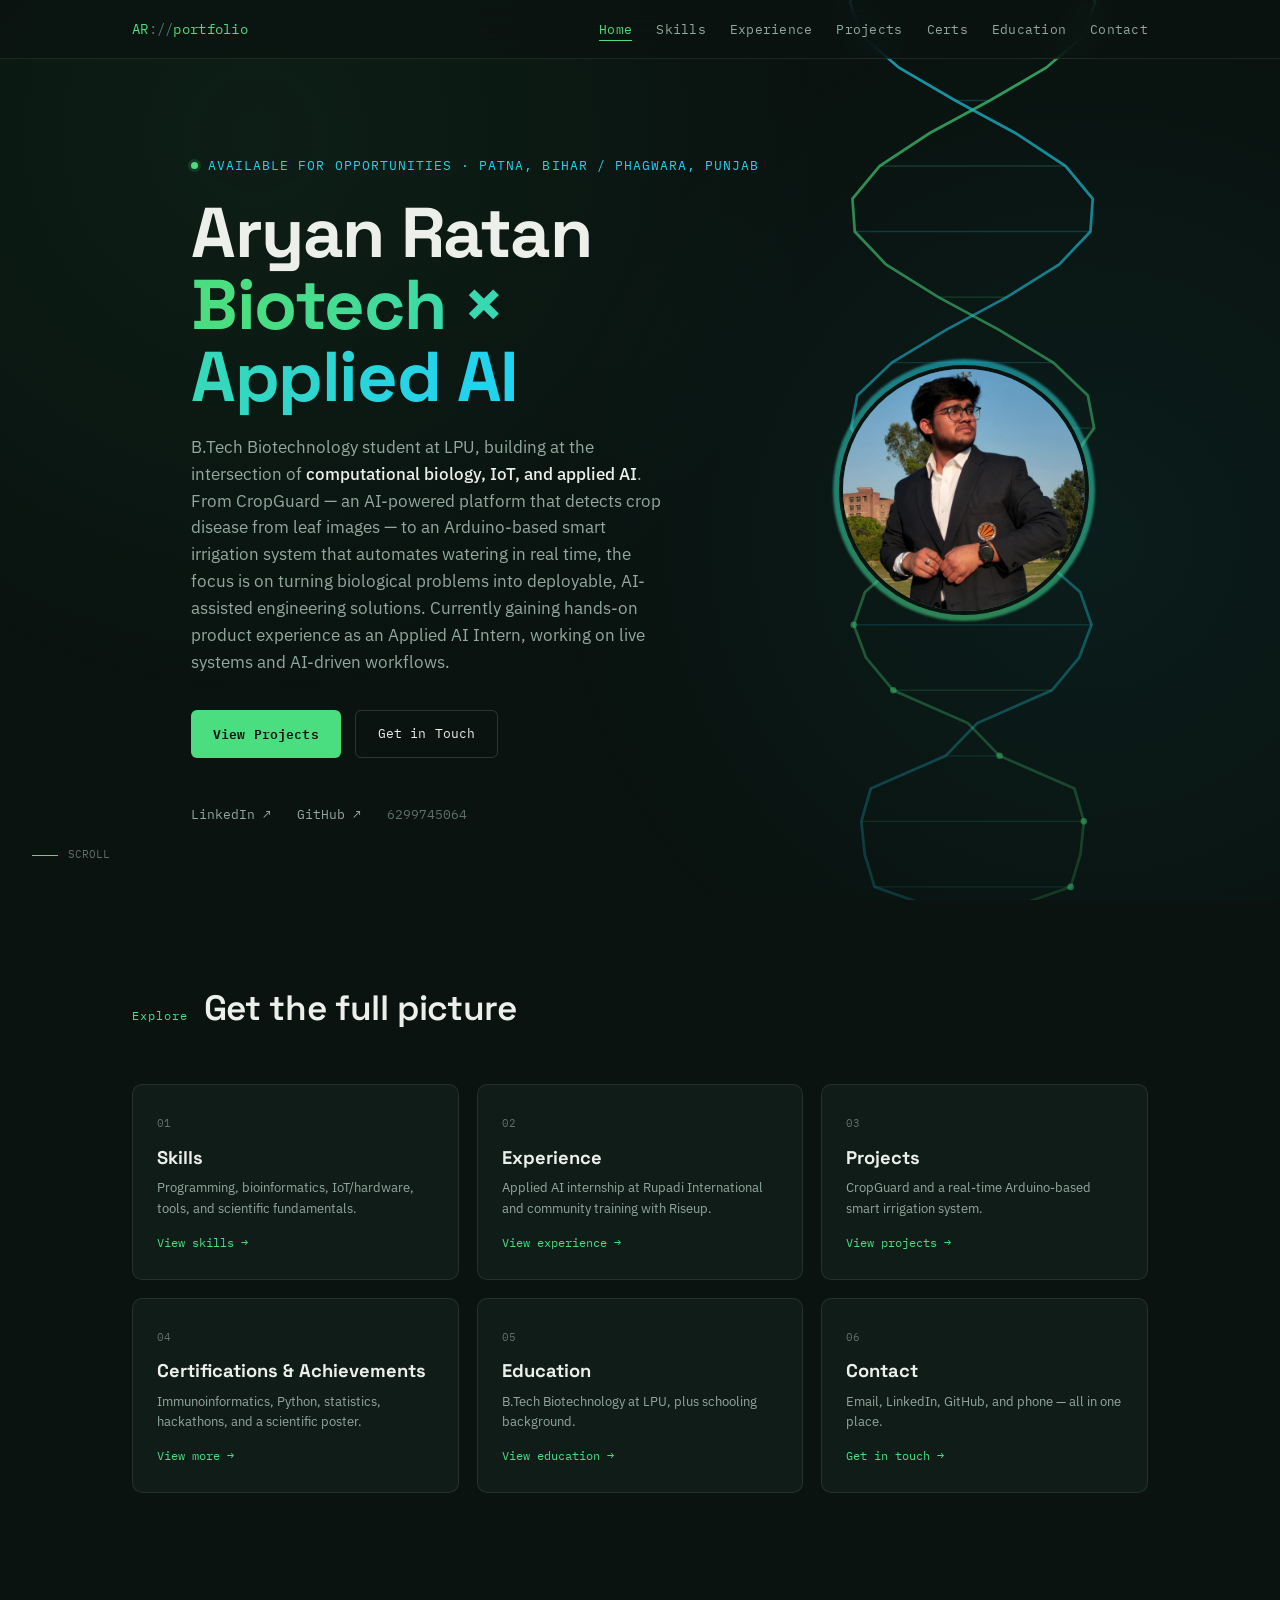
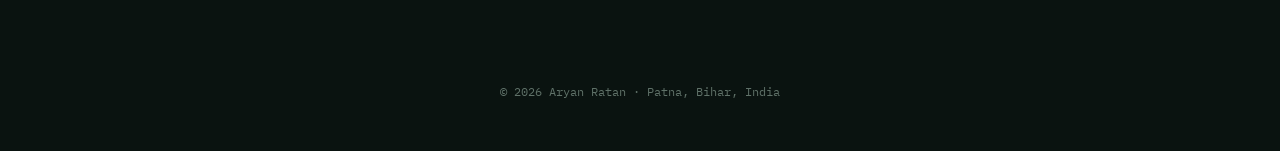
<file: index.html>
<!DOCTYPE html>
<html lang="en">
<head>
<meta charset="UTF-8" />
<meta name="viewport" content="width=device-width, initial-scale=1.0" />
<title>Aryan Ratan — Biotech × Applied AI</title>
<link rel="preconnect" href="https://fonts.googleapis.com">
<link rel="preconnect" href="https://fonts.gstatic.com" crossorigin>
<link href="https://fonts.googleapis.com/css2?family=Space+Grotesk:wght@400;500;600;700&family=IBM+Plex+Sans:wght@400;500;600&family=IBM+Plex+Mono:wght@400;500&display=swap" rel="stylesheet">
<link rel="stylesheet" href="assets/style.css">
</head>
<body>

<nav>
  <div class="nav-inner">
    <div class="nav-logo">AR<span>://</span>portfolio</div>
    <button class="nav-toggle">MENU</button>
    <ul class="nav-links">
      <li><a href="index.html" class="active">Home</a></li>
      <li><a href="skills.html">Skills</a></li>
      <li><a href="experience.html">Experience</a></li>
      <li><a href="projects.html">Projects</a></li>
      <li><a href="certifications.html">Certs</a></li>
      <li><a href="education.html">Education</a></li>
      <li><a href="contact.html">Contact</a></li>
    </ul>
  </div>
</nav>

<header class="hero">
  <svg class="helix-field" viewBox="0 0 600 800" preserveAspectRatio="xMidYMid slice" xmlns="http://www.w3.org/2000/svg" aria-hidden="true">
    <defs>
      <linearGradient id="strandA" x1="0" y1="0" x2="0" y2="1">
        <stop offset="0%" stop-color="#4ade80" stop-opacity="0.9"/>
        <stop offset="100%" stop-color="#4ade80" stop-opacity="0.15"/>
      </linearGradient>
      <linearGradient id="strandB" x1="0" y1="0" x2="0" y2="1">
        <stop offset="0%" stop-color="#22d3ee" stop-opacity="0.9"/>
        <stop offset="100%" stop-color="#22d3ee" stop-opacity="0.15"/>
      </linearGradient>
    </defs>
    <g id="helixGroup"></g>
  </svg>

  <div class="wrap">
    <div class="hero-grid">
      <div class="hero-content">
        <div class="eyebrow">Available for opportunities · Patna, Bihar / Phagwara, Punjab</div>
        <h1 class="name">Aryan Ratan<br/><span class="accent">Biotech × Applied&nbsp;AI</span></h1>
        <p class="hero-sub">
          B.Tech Biotechnology student at LPU, building at the intersection of
<strong>computational biology, IoT, and applied AI</strong>. From CropGuard — an AI-powered
platform that detects crop disease from leaf images — to an Arduino-based
smart irrigation system that automates watering in real time, the focus is
on turning biological problems into deployable, AI-assisted engineering
solutions. Currently gaining hands-on product experience as an Applied AI
Intern, working on live systems and AI-driven workflows.
        </p>
        <div class="hero-cta">
          <a class="btn btn-primary" href="projects.html">View Projects</a>
          <a class="btn btn-ghost" href="mailto:aryanratan229@gmail.com">Get in Touch</a>
        </div>
        <div class="hero-meta">
          <a href="https://www.linkedin.com/in/aryan-ratan-b54090380" target="_blank" rel="noopener">LinkedIn ↗</a>
          <a href="https://github.com/aryanRatan" target="_blank" rel="noopener">GitHub ↗</a>
          <span>6299745064</span>
        </div>
      </div>
      <div class="hero-portrait">
        <img src="assets/profile.jpg" alt="Aryan Ratan" />
      </div>
    </div>
  </div>

  <div class="scroll-cue"><div class="line"></div>SCROLL</div>
</header>

<section id="map">
  <div class="wrap">
    <div class="section-head reveal">
      <span class="section-tag">Explore</span>
      <h2 class="section-title">Get the full picture</h2>
    </div>
    <div class="map-grid">
      <a class="map-card reveal" href="skills.html">
        <span class="tag">01</span>
        <h3>Skills</h3>
        <p>Programming, bioinformatics, IoT/hardware, tools, and scientific fundamentals.</p>
        <span class="go">View skills →</span>
      </a>
      <a class="map-card reveal" href="experience.html">
        <span class="tag">02</span>
        <h3>Experience</h3>
        <p>Applied AI internship at Rupadi International and community training with Riseup.</p>
        <span class="go">View experience →</span>
      </a>
      <a class="map-card reveal" href="projects.html">
        <span class="tag">03</span>
        <h3>Projects</h3>
        <p>CropGuard and a real-time Arduino-based smart irrigation system.</p>
        <span class="go">View projects →</span>
      </a>
      <a class="map-card reveal" href="certifications.html">
        <span class="tag">04</span>
        <h3>Certifications &amp; Achievements</h3>
        <p>Immunoinformatics, Python, statistics, hackathons, and a scientific poster.</p>
        <span class="go">View more →</span>
      </a>
      <a class="map-card reveal" href="education.html">
        <span class="tag">05</span>
        <h3>Education</h3>
        <p>B.Tech Biotechnology at LPU, plus schooling background.</p>
        <span class="go">View education →</span>
      </a>
      <a class="map-card reveal" href="contact.html">
        <span class="tag">06</span>
        <h3>Contact</h3>
        <p>Email, LinkedIn, GitHub, and phone — all in one place.</p>
        <span class="go">Get in touch →</span>
      </a>
    </div>
  </div>
</section>

<footer class="site-footer">
  <div class="wrap">
    <p class="copyright">© 2026 Aryan Ratan · Patna, Bihar, India</p>
  </div>
</footer>

<script src="assets/helix.js"></script>
<script src="assets/main.js"></script>
</body>
</html>
</file>
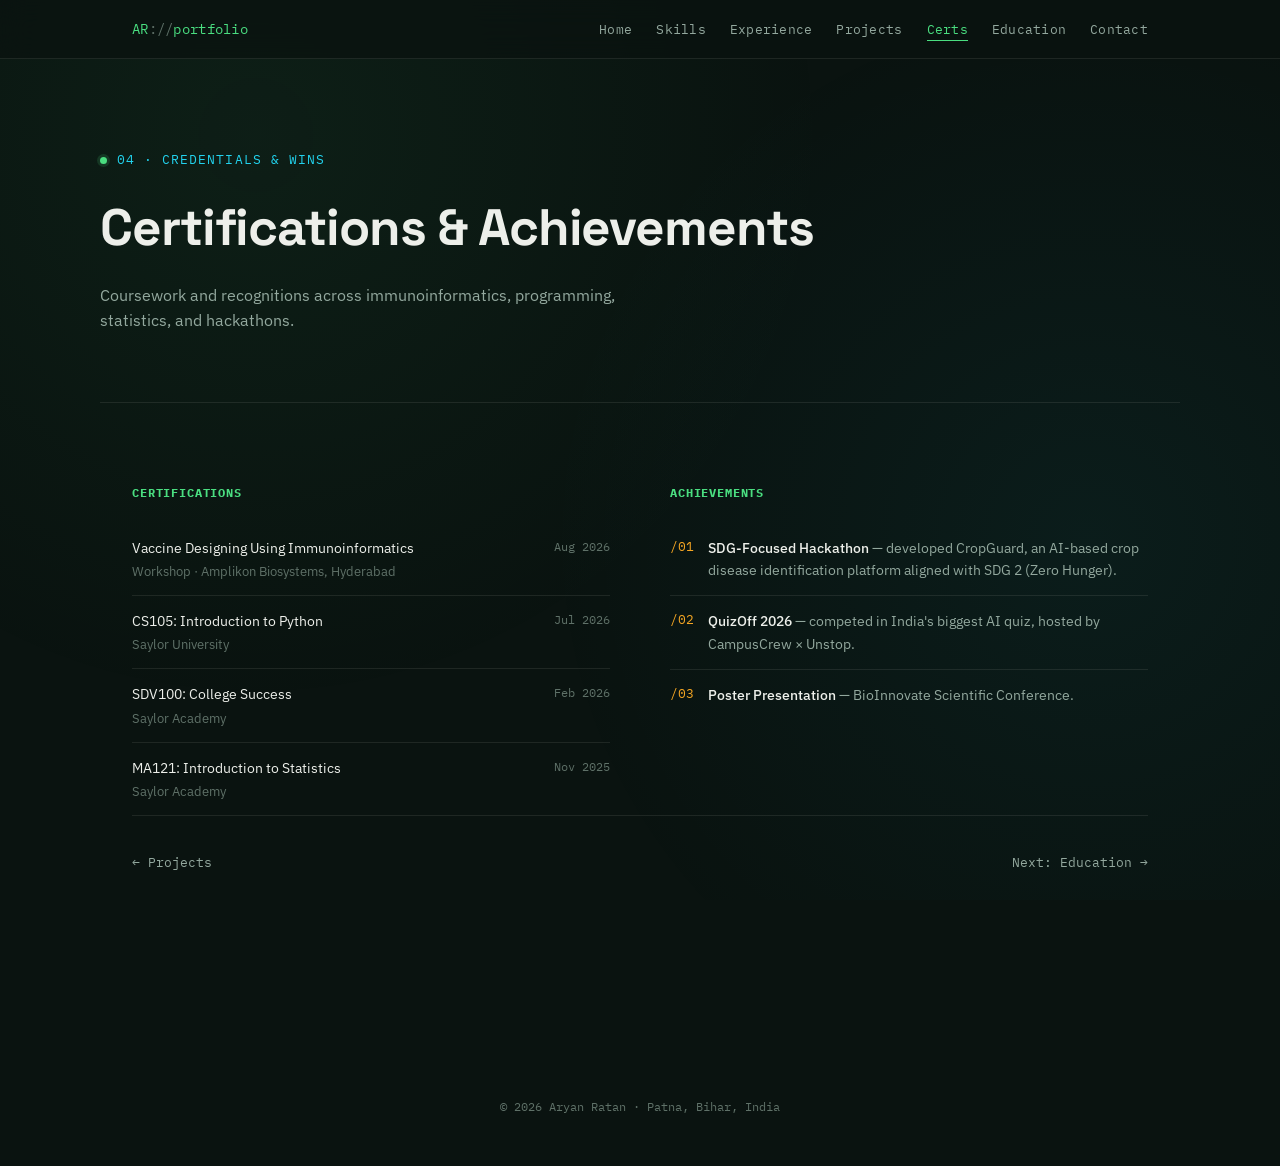
<file: certifications.html>
<!DOCTYPE html>
<html lang="en">
<head>
<meta charset="UTF-8" />
<meta name="viewport" content="width=device-width, initial-scale=1.0" />
<title>Certifications &amp; Achievements — Aryan Ratan</title>
<link rel="preconnect" href="https://fonts.googleapis.com">
<link rel="preconnect" href="https://fonts.gstatic.com" crossorigin>
<link href="https://fonts.googleapis.com/css2?family=Space+Grotesk:wght@400;500;600;700&family=IBM+Plex+Sans:wght@400;500;600&family=IBM+Plex+Mono:wght@400;500&display=swap" rel="stylesheet">
<link rel="stylesheet" href="assets/style.css">
</head>
<body>

<nav>
  <div class="nav-inner">
    <div class="nav-logo">AR<span>://</span>portfolio</div>
    <button class="nav-toggle">MENU</button>
    <ul class="nav-links">
      <li><a href="index.html">Home</a></li>
      <li><a href="skills.html">Skills</a></li>
      <li><a href="experience.html">Experience</a></li>
      <li><a href="projects.html">Projects</a></li>
      <li><a href="certifications.html" class="active">Certs</a></li>
      <li><a href="education.html">Education</a></li>
      <li><a href="contact.html">Contact</a></li>
    </ul>
  </div>
</nav>

<div class="page-header wrap">
  <div class="eyebrow">04 · Credentials &amp; Wins</div>
  <h1>Certifications &amp; Achievements</h1>
  <p>Coursework and recognitions across immunoinformatics, programming, statistics, and hackathons.</p>
</div>

<section id="certifications">
  <div class="wrap">
    <div class="two-col">
      <div class="list-block reveal">
        <h3>Certifications</h3>
        <div class="cert-item">
          <div>
            <div class="cert-name">Vaccine Designing Using Immunoinformatics</div>
            <div class="cert-issuer">Workshop · Amplikon Biosystems, Hyderabad</div>
          </div>
          <span class="cert-date">Aug 2026</span>
        </div>
        <div class="cert-item">
          <div>
            <div class="cert-name">CS105: Introduction to Python</div>
            <div class="cert-issuer">Saylor University</div>
          </div>
          <span class="cert-date">Jul 2026</span>
        </div>
        <div class="cert-item">
          <div>
            <div class="cert-name">SDV100: College Success</div>
            <div class="cert-issuer">Saylor Academy</div>
          </div>
          <span class="cert-date">Feb 2026</span>
        </div>
        <div class="cert-item">
          <div>
            <div class="cert-name">MA121: Introduction to Statistics</div>
            <div class="cert-issuer">Saylor Academy</div>
          </div>
          <span class="cert-date">Nov 2025</span>
        </div>
      </div>

      <div class="list-block reveal">
        <h3>Achievements</h3>
        <div class="ach-item">
          <span class="mark">/01</span>
          <p><strong>SDG-Focused Hackathon</strong> — developed CropGuard, an AI-based crop disease identification platform aligned with SDG 2 (Zero Hunger).</p>
        </div>
        <div class="ach-item">
          <span class="mark">/02</span>
          <p><strong>QuizOff 2026</strong> — competed in India's biggest AI quiz, hosted by CampusCrew × Unstop.</p>
        </div>
        <div class="ach-item">
          <span class="mark">/03</span>
          <p><strong>Poster Presentation</strong> — BioInnovate Scientific Conference.</p>
        </div>
      </div>
    </div>

    <div class="page-nav">
      <a href="projects.html">← Projects</a>
      <a class="next" href="education.html">Next: Education →</a>
    </div>
  </div>
</section>

<footer class="site-footer">
  <div class="wrap">
    <p class="copyright">© 2026 Aryan Ratan · Patna, Bihar, India</p>
  </div>
</footer>

<script src="assets/main.js"></script>
</body>
</html>
</file>
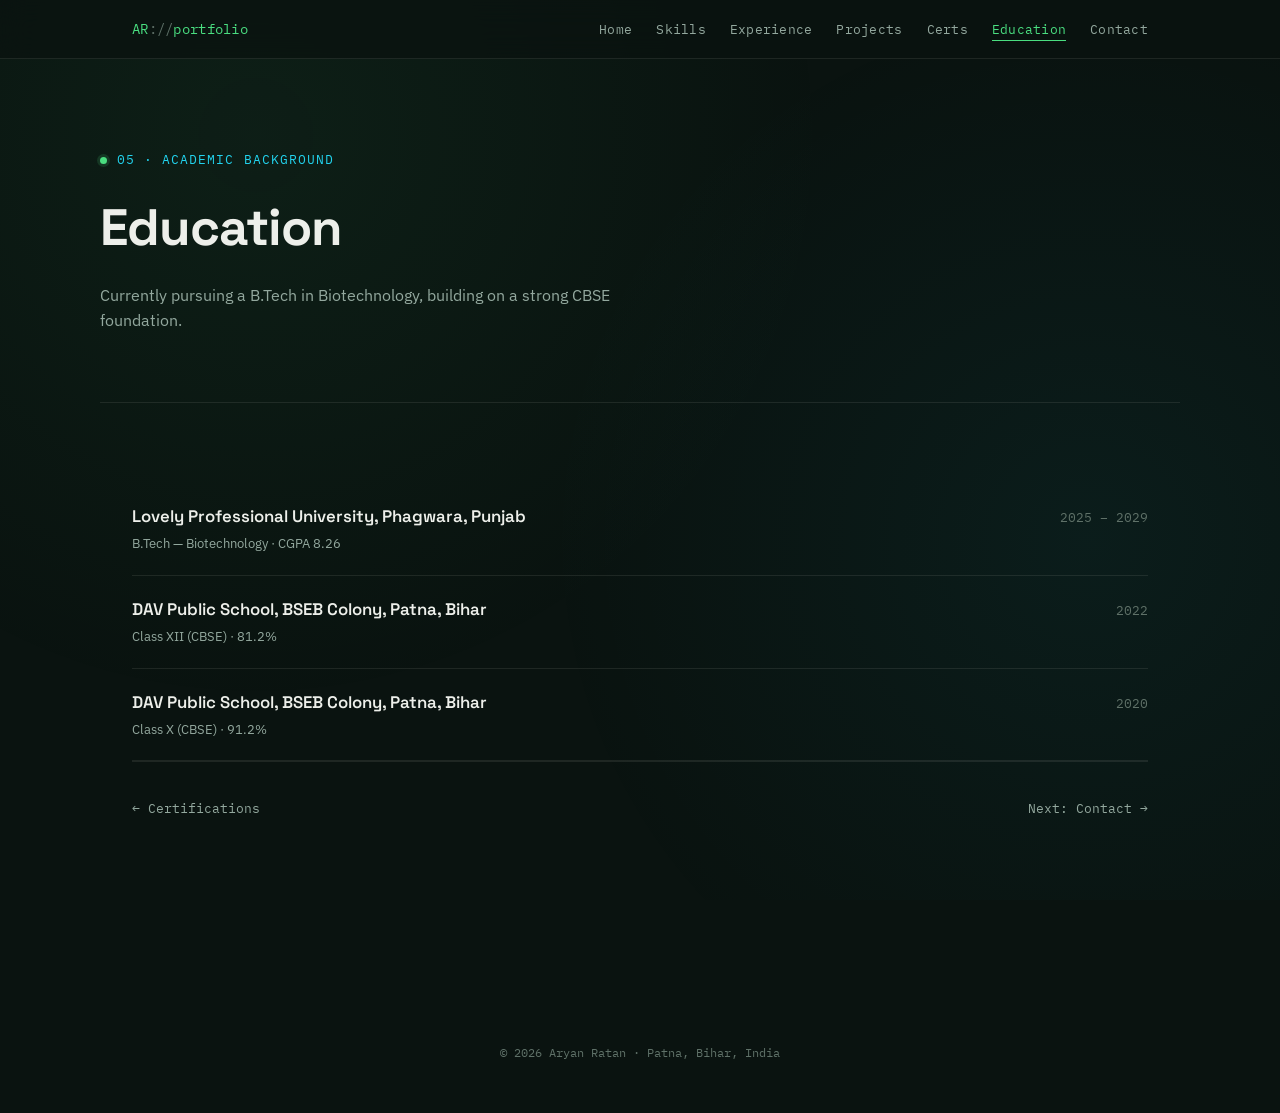
<file: education.html>
<!DOCTYPE html>
<html lang="en">
<head>
<meta charset="UTF-8" />
<meta name="viewport" content="width=device-width, initial-scale=1.0" />
<title>Education — Aryan Ratan</title>
<link rel="preconnect" href="https://fonts.googleapis.com">
<link rel="preconnect" href="https://fonts.gstatic.com" crossorigin>
<link href="https://fonts.googleapis.com/css2?family=Space+Grotesk:wght@400;500;600;700&family=IBM+Plex+Sans:wght@400;500;600&family=IBM+Plex+Mono:wght@400;500&display=swap" rel="stylesheet">
<link rel="stylesheet" href="assets/style.css">
</head>
<body>

<nav>
  <div class="nav-inner">
    <div class="nav-logo">AR<span>://</span>portfolio</div>
    <button class="nav-toggle">MENU</button>
    <ul class="nav-links">
      <li><a href="index.html">Home</a></li>
      <li><a href="skills.html">Skills</a></li>
      <li><a href="experience.html">Experience</a></li>
      <li><a href="projects.html">Projects</a></li>
      <li><a href="certifications.html">Certs</a></li>
      <li><a href="education.html" class="active">Education</a></li>
      <li><a href="contact.html">Contact</a></li>
    </ul>
  </div>
</nav>

<div class="page-header wrap">
  <div class="eyebrow">05 · Academic Background</div>
  <h1>Education</h1>
  <p>Currently pursuing a B.Tech in Biotechnology, building on a strong CBSE foundation.</p>
</div>

<section id="education">
  <div class="wrap reveal">
    <div class="edu-item">
      <div>
        <div class="edu-name">Lovely Professional University, Phagwara, Punjab</div>
        <div class="edu-detail">B.Tech — Biotechnology · CGPA 8.26</div>
      </div>
      <span class="edu-year">2025 – 2029</span>
    </div>
    <div class="edu-item">
      <div>
        <div class="edu-name">DAV Public School, BSEB Colony, Patna, Bihar</div>
        <div class="edu-detail">Class XII (CBSE) · 81.2%</div>
      </div>
      <span class="edu-year">2022</span>
    </div>
    <div class="edu-item">
      <div>
        <div class="edu-name">DAV Public School, BSEB Colony, Patna, Bihar</div>
        <div class="edu-detail">Class X (CBSE) · 91.2%</div>
      </div>
      <span class="edu-year">2020</span>
    </div>

    <div class="page-nav">
      <a href="certifications.html">← Certifications</a>
      <a class="next" href="contact.html">Next: Contact →</a>
    </div>
  </div>
</section>

<footer class="site-footer">
  <div class="wrap">
    <p class="copyright">© 2026 Aryan Ratan · Patna, Bihar, India</p>
  </div>
</footer>

<script src="assets/main.js"></script>
</body>
</html>
</file>
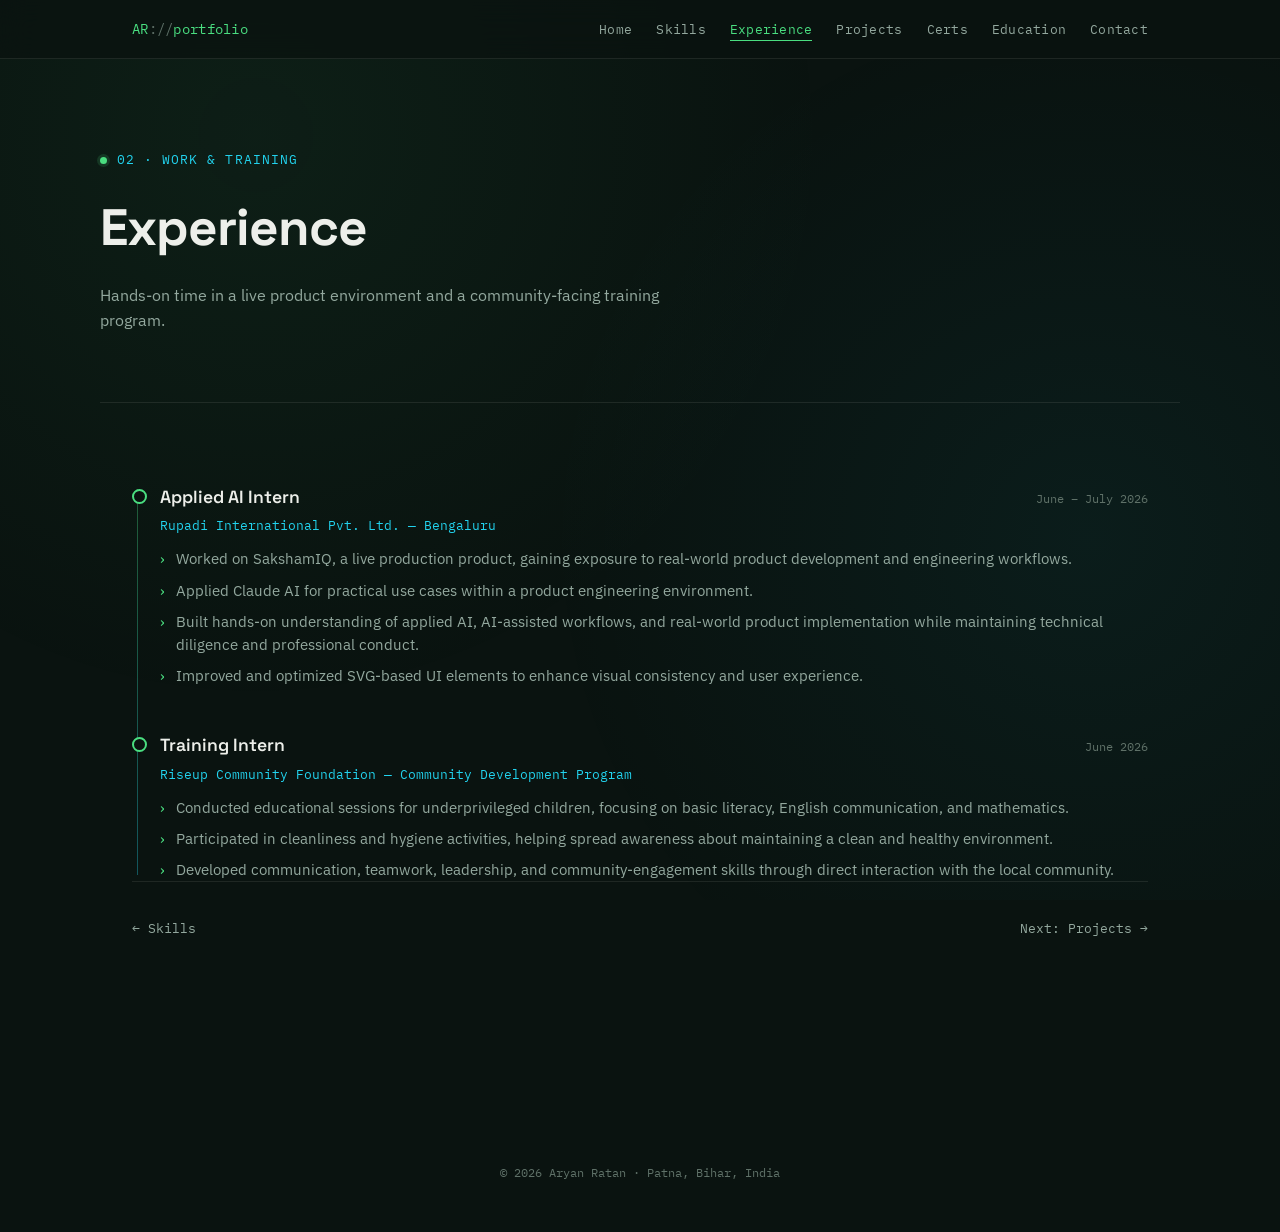
<file: experience.html>
<!DOCTYPE html>
<html lang="en">
<head>
<meta charset="UTF-8" />
<meta name="viewport" content="width=device-width, initial-scale=1.0" />
<title>Experience — Aryan Ratan</title>
<link rel="preconnect" href="https://fonts.googleapis.com">
<link rel="preconnect" href="https://fonts.gstatic.com" crossorigin>
<link href="https://fonts.googleapis.com/css2?family=Space+Grotesk:wght@400;500;600;700&family=IBM+Plex+Sans:wght@400;500;600&family=IBM+Plex+Mono:wght@400;500&display=swap" rel="stylesheet">
<link rel="stylesheet" href="assets/style.css">
</head>
<body>

<nav>
  <div class="nav-inner">
    <div class="nav-logo">AR<span>://</span>portfolio</div>
    <button class="nav-toggle">MENU</button>
    <ul class="nav-links">
      <li><a href="index.html">Home</a></li>
      <li><a href="skills.html">Skills</a></li>
      <li><a href="experience.html" class="active">Experience</a></li>
      <li><a href="projects.html">Projects</a></li>
      <li><a href="certifications.html">Certs</a></li>
      <li><a href="education.html">Education</a></li>
      <li><a href="contact.html">Contact</a></li>
    </ul>
  </div>
</nav>

<div class="page-header wrap">
  <div class="eyebrow">02 · Work &amp; Training</div>
  <h1>Experience</h1>
  <p>Hands-on time in a live product environment and a community-facing training program.</p>
</div>

<section id="experience">
  <div class="wrap">
    <div class="timeline reveal">

      <div class="tl-item">
        <div class="tl-head">
          <span class="tl-role">Applied AI Intern</span>
          <span class="tl-date">June – July 2026</span>
        </div>
        <div class="tl-org">Rupadi International Pvt. Ltd. — Bengaluru</div>
        <ul>
          <li>Worked on SakshamIQ, a live production product, gaining exposure to real-world product development and engineering workflows.</li>
          <li>Applied Claude AI for practical use cases within a product engineering environment.</li>
          <li>Built hands-on understanding of applied AI, AI-assisted workflows, and real-world product implementation while maintaining technical diligence and professional conduct.</li>
          <li>Improved and optimized SVG-based UI elements to enhance visual consistency and user experience.</li>
        </ul>
      </div>

      <div class="tl-item">
        <div class="tl-head">
          <span class="tl-role">Training Intern</span>
          <span class="tl-date">June 2026</span>
        </div>
        <div class="tl-org">Riseup Community Foundation — Community Development Program</div>
        <ul>
          <li>Conducted educational sessions for underprivileged children, focusing on basic literacy, English communication, and mathematics.</li>
          <li>Participated in cleanliness and hygiene activities, helping spread awareness about maintaining a clean and healthy environment.</li>
          <li>Developed communication, teamwork, leadership, and community-engagement skills through direct interaction with the local community.</li>
        </ul>
      </div>

    </div>

    <div class="page-nav">
      <a href="skills.html">← Skills</a>
      <a class="next" href="projects.html">Next: Projects →</a>
    </div>
  </div>
</section>

<footer class="site-footer">
  <div class="wrap">
    <p class="copyright">© 2026 Aryan Ratan · Patna, Bihar, India</p>
  </div>
</footer>

<script src="assets/main.js"></script>
</body>
</html>
</file>
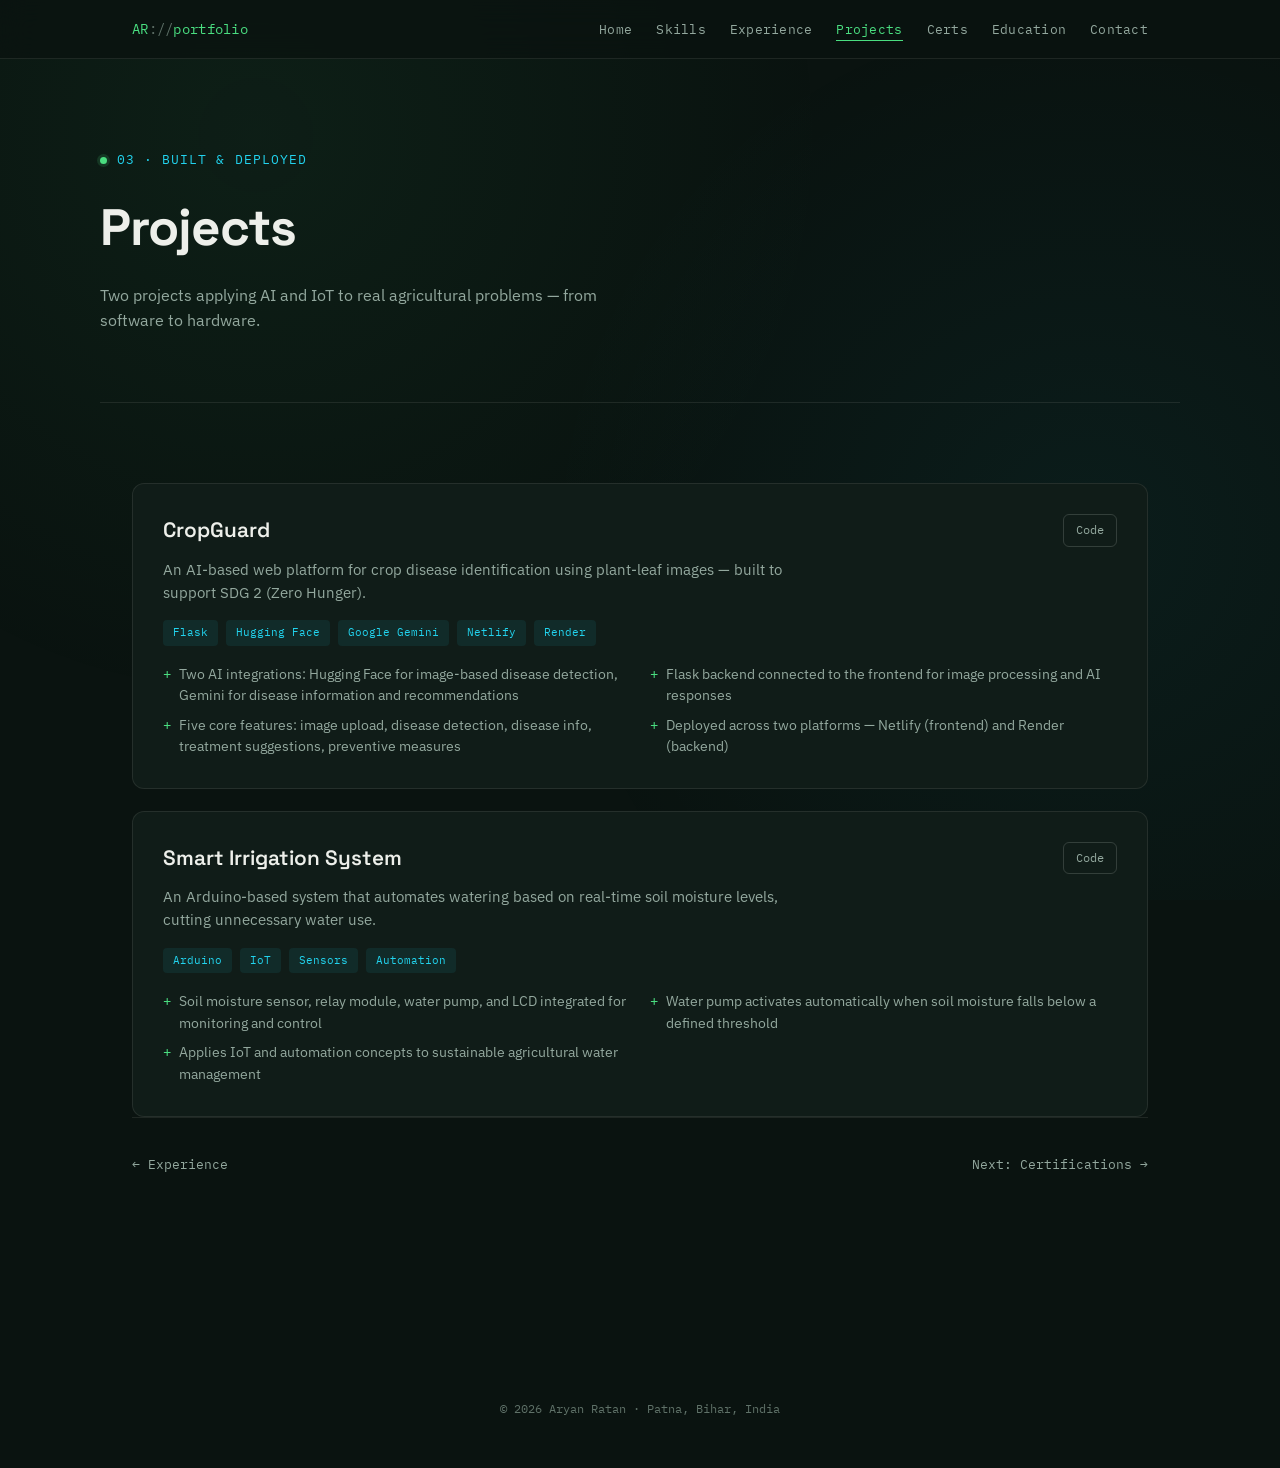
<file: projects.html>
<!DOCTYPE html>
<html lang="en">
<head>
<meta charset="UTF-8" />
<meta name="viewport" content="width=device-width, initial-scale=1.0" />
<title>Projects — Aryan Ratan</title>
<link rel="preconnect" href="https://fonts.googleapis.com">
<link rel="preconnect" href="https://fonts.gstatic.com" crossorigin>
<link href="https://fonts.googleapis.com/css2?family=Space+Grotesk:wght@400;500;600;700&family=IBM+Plex+Sans:wght@400;500;600&family=IBM+Plex+Mono:wght@400;500&display=swap" rel="stylesheet">
<link rel="stylesheet" href="assets/style.css">
</head>
<body>

<nav>
  <div class="nav-inner">
    <div class="nav-logo">AR<span>://</span>portfolio</div>
    <button class="nav-toggle">MENU</button>
    <ul class="nav-links">
      <li><a href="index.html">Home</a></li>
      <li><a href="skills.html">Skills</a></li>
      <li><a href="experience.html">Experience</a></li>
      <li><a href="projects.html" class="active">Projects</a></li>
      <li><a href="certifications.html">Certs</a></li>
      <li><a href="education.html">Education</a></li>
      <li><a href="contact.html">Contact</a></li>
    </ul>
  </div>
</nav>

<div class="page-header wrap">
  <div class="eyebrow">03 · Built &amp; Deployed</div>
  <h1>Projects</h1>
  <p>Two projects applying AI and IoT to real agricultural problems — from software to hardware.</p>
</div>

<section id="projects">
  <div class="wrap">
    <div class="project-grid">

      <div class="project-card reveal">
        <div class="proj-head">
          <span class="proj-title">CropGuard</span>
          <div class="proj-links">
            <a href="https://github.com/aryanRatan" target="_blank" rel="noopener">Code</a>
          </div>
        </div>
        <p class="proj-desc">An AI-based web platform for crop disease identification using plant-leaf images — built to support SDG 2 (Zero Hunger).</p>
        <div class="proj-tags">
          <span>Flask</span><span>Hugging Face</span><span>Google Gemini</span><span>Netlify</span><span>Render</span>
        </div>
        <ul class="proj-features">
          <li>Two AI integrations: Hugging Face for image-based disease detection, Gemini for disease information and recommendations</li>
          <li>Flask backend connected to the frontend for image processing and AI responses</li>
          <li>Five core features: image upload, disease detection, disease info, treatment suggestions, preventive measures</li>
          <li>Deployed across two platforms — Netlify (frontend) and Render (backend)</li>
        </ul>
      </div>

      <div class="project-card reveal">
        <div class="proj-head">
          <span class="proj-title">Smart Irrigation System</span>
          <div class="proj-links">
            <a href="https://github.com/aryanRatan" target="_blank" rel="noopener">Code</a>
          </div>
        </div>
        <p class="proj-desc">An Arduino-based system that automates watering based on real-time soil moisture levels, cutting unnecessary water use.</p>
        <div class="proj-tags">
          <span>Arduino</span><span>IoT</span><span>Sensors</span><span>Automation</span>
        </div>
        <ul class="proj-features">
          <li>Soil moisture sensor, relay module, water pump, and LCD integrated for monitoring and control</li>
          <li>Water pump activates automatically when soil moisture falls below a defined threshold</li>
          <li>Applies IoT and automation concepts to sustainable agricultural water management</li>
        </ul>
      </div>

    </div>

    <div class="page-nav">
      <a href="experience.html">← Experience</a>
      <a class="next" href="certifications.html">Next: Certifications →</a>
    </div>
  </div>
</section>

<footer class="site-footer">
  <div class="wrap">
    <p class="copyright">© 2026 Aryan Ratan · Patna, Bihar, India</p>
  </div>
</footer>

<script src="assets/main.js"></script>
</body>
</html>
</file>
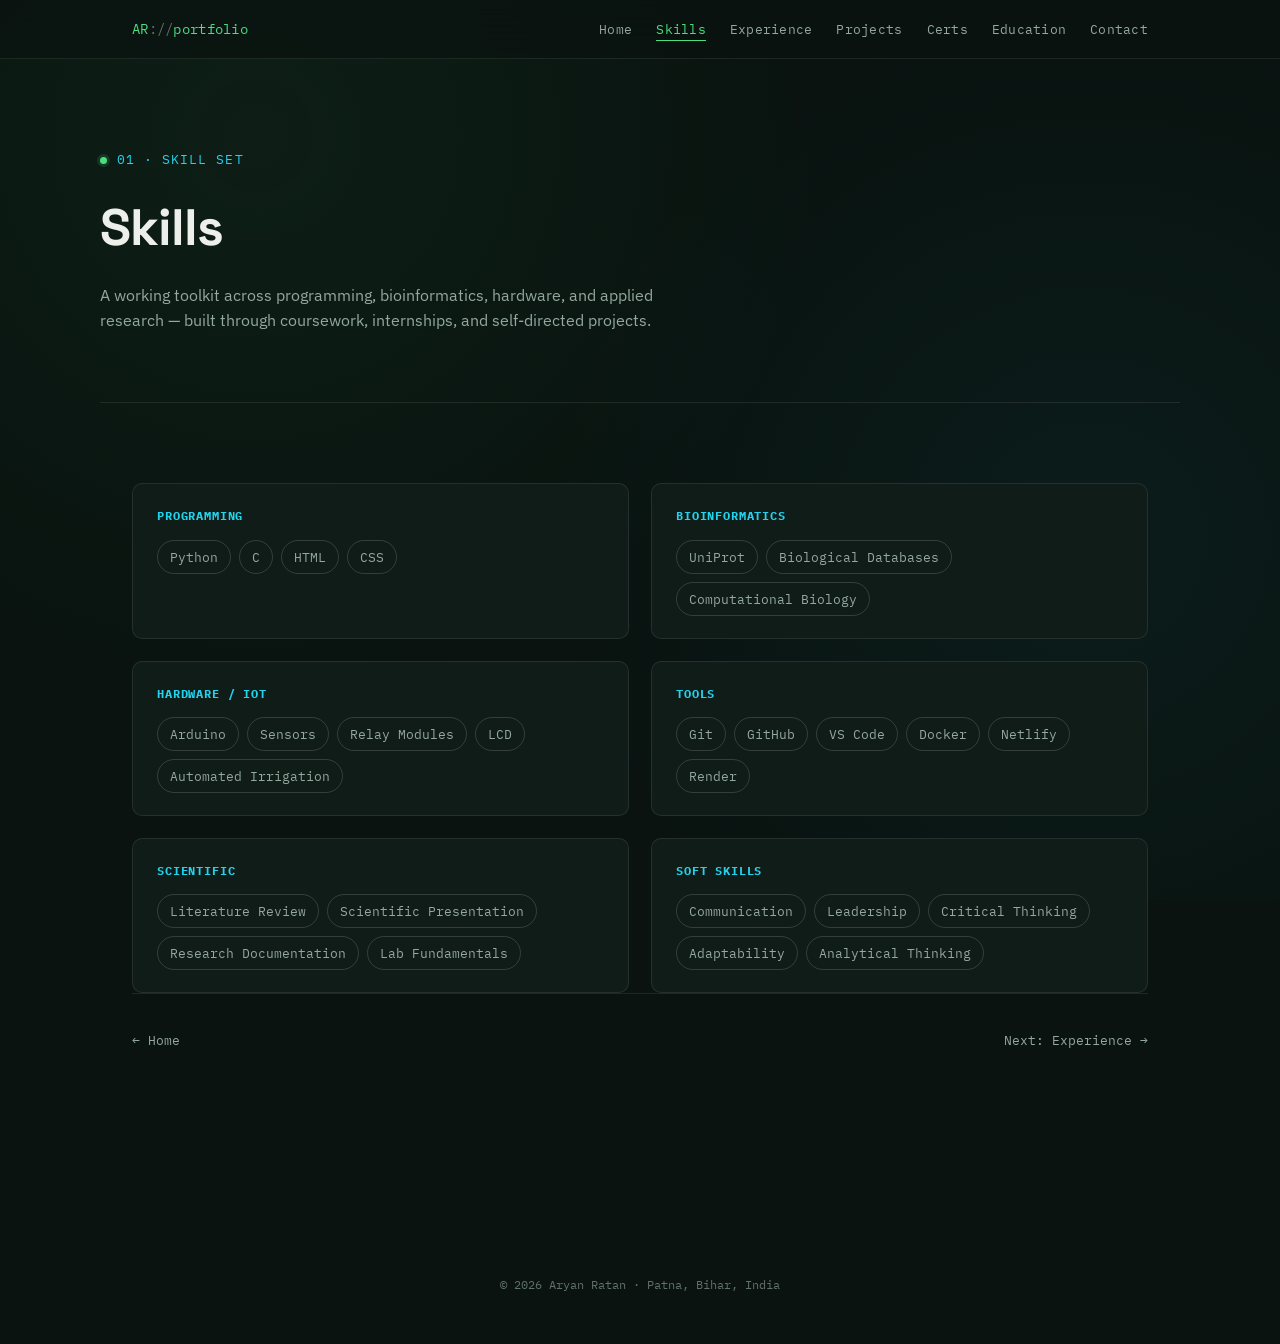
<file: skills.html>
<!DOCTYPE html>
<html lang="en">
<head>
<meta charset="UTF-8" />
<meta name="viewport" content="width=device-width, initial-scale=1.0" />
<title>Skills — Aryan Ratan</title>
<link rel="preconnect" href="https://fonts.googleapis.com">
<link rel="preconnect" href="https://fonts.gstatic.com" crossorigin>
<link href="https://fonts.googleapis.com/css2?family=Space+Grotesk:wght@400;500;600;700&family=IBM+Plex+Sans:wght@400;500;600&family=IBM+Plex+Mono:wght@400;500&display=swap" rel="stylesheet">
<link rel="stylesheet" href="assets/style.css">
</head>
<body>

<nav>
  <div class="nav-inner">
    <div class="nav-logo">AR<span>://</span>portfolio</div>
    <button class="nav-toggle">MENU</button>
    <ul class="nav-links">
      <li><a href="index.html">Home</a></li>
      <li><a href="skills.html" class="active">Skills</a></li>
      <li><a href="experience.html">Experience</a></li>
      <li><a href="projects.html">Projects</a></li>
      <li><a href="certifications.html">Certs</a></li>
      <li><a href="education.html">Education</a></li>
      <li><a href="contact.html">Contact</a></li>
    </ul>
  </div>
</nav>

<div class="page-header wrap">
  <div class="eyebrow">01 · Skill Set</div>
  <h1>Skills</h1>
  <p>A working toolkit across programming, bioinformatics, hardware, and applied research — built through coursework, internships, and self-directed projects.</p>
</div>

<section id="skills">
  <div class="wrap">
    <div class="skills-grid">
      <div class="skill-card reveal">
        <h3>Programming</h3>
        <div class="chip-row">
          <span class="chip">Python</span><span class="chip">C</span><span class="chip">HTML</span><span class="chip">CSS</span>
        </div>
      </div>
      <div class="skill-card reveal">
        <h3>Bioinformatics</h3>
        <div class="chip-row">
          <span class="chip">UniProt</span><span class="chip">Biological Databases</span><span class="chip">Computational Biology</span>
        </div>
      </div>
      <div class="skill-card reveal">
        <h3>Hardware / IoT</h3>
        <div class="chip-row">
          <span class="chip">Arduino</span><span class="chip">Sensors</span><span class="chip">Relay Modules</span><span class="chip">LCD</span><span class="chip">Automated Irrigation</span>
        </div>
      </div>
      <div class="skill-card reveal">
        <h3>Tools</h3>
        <div class="chip-row">
          <span class="chip">Git</span><span class="chip">GitHub</span><span class="chip">VS Code</span><span class="chip">Docker</span><span class="chip">Netlify</span><span class="chip">Render</span>
        </div>
      </div>
      <div class="skill-card reveal">
        <h3>Scientific</h3>
        <div class="chip-row">
          <span class="chip">Literature Review</span><span class="chip">Scientific Presentation</span><span class="chip">Research Documentation</span><span class="chip">Lab Fundamentals</span>
        </div>
      </div>
      <div class="skill-card reveal">
        <h3>Soft Skills</h3>
        <div class="chip-row">
          <span class="chip">Communication</span><span class="chip">Leadership</span><span class="chip">Critical Thinking</span><span class="chip">Adaptability</span><span class="chip">Analytical Thinking</span>
        </div>
      </div>
    </div>

    <div class="page-nav">
      <a href="index.html">← Home</a>
      <a class="next" href="experience.html">Next: Experience →</a>
    </div>
  </div>
</section>

<footer class="site-footer">
  <div class="wrap">
    <p class="copyright">© 2026 Aryan Ratan · Patna, Bihar, India</p>
  </div>
</footer>

<script src="assets/main.js"></script>
</body>
</html>
</file>
<file: assets/style.css>
:root{
  --bg: #0a1310;
  --bg-alt: #0d1815;
  --surface: #101c18;
  --surface-hover: #142520;
  --border: rgba(237,239,234,0.09);
  --border-strong: rgba(237,239,234,0.16);
  --text: #edefea;
  --text-dim: #93a89e;
  --text-faint: #5f7168;
  --green: #4ade80;
  --green-dim: #2f8a58;
  --cyan: #22d3ee;
  --amber: #f5a623;

  --font-display: 'Space Grotesk', sans-serif;
  --font-body: 'IBM Plex Sans', sans-serif;
  --font-mono: 'IBM Plex Mono', monospace;
}

*{ margin:0; padding:0; box-sizing:border-box; }
html{ scroll-behavior:smooth; }

body{
  background:var(--bg);
  color:var(--text);
  font-family:var(--font-body);
  line-height:1.6;
  -webkit-font-smoothing:antialiased;
  overflow-x:hidden;
}

body::before{
  content:'';
  position:fixed;
  inset:0;
  background-image:
    radial-gradient(circle at 20% 15%, rgba(74,222,128,0.06), transparent 45%),
    radial-gradient(circle at 85% 60%, rgba(34,211,238,0.05), transparent 45%);
  pointer-events:none;
  z-index:0;
}

a{ color:inherit; text-decoration:none; }
::selection{ background:var(--green); color:#06120c; }
:focus-visible{ outline:2px solid var(--cyan); outline-offset:3px; border-radius:2px; }

.wrap{ max-width:1080px; margin:0 auto; padding:0 32px; position:relative; z-index:1; }

/* ---------- NAV ---------- */
nav{
  position:fixed; top:0; left:0; right:0; z-index:100;
  backdrop-filter:blur(14px);
  background:rgba(10,19,16,0.72);
  border-bottom:1px solid var(--border);
}
.nav-inner{
  max-width:1080px; margin:0 auto; padding:16px 32px;
  display:flex; align-items:center; justify-content:space-between;
}
.nav-logo{ font-family:var(--font-mono); font-size:14px; letter-spacing:0.02em; color:var(--green); }
.nav-logo span{ color:var(--text-faint); }
.nav-links{ display:flex; gap:24px; list-style:none; }
.nav-links a{
  font-family:var(--font-mono); font-size:13px; color:var(--text-dim);
  letter-spacing:0.02em; transition:color 0.2s ease; padding-bottom:2px;
  border-bottom:1px solid transparent;
}
.nav-links a:hover{ color:var(--text); }
.nav-links a.active{ color:var(--green); border-bottom-color:var(--green); }
.nav-toggle{ display:none; }
@media (max-width:820px){
  .nav-links{
    position:fixed; top:57px; left:0; right:0;
    flex-direction:column; gap:0;
    background:rgba(10,19,16,0.98);
    border-bottom:1px solid var(--border);
    max-height:0; overflow:hidden;
    transition:max-height 0.3s ease;
  }
  .nav-links.open{ max-height:400px; }
  .nav-links a{ padding:14px 32px; border-bottom:1px solid var(--border); width:100%; }
  .nav-toggle{
    display:block; background:none; border:1px solid var(--border-strong);
    color:var(--text); font-family:var(--font-mono); font-size:12px;
    padding:8px 12px; border-radius:6px; cursor:pointer;
  }
}

/* ---------- PAGE HEADER (non-home pages) ---------- */
.page-header{
  padding:150px 0 70px;
  border-bottom:1px solid var(--border);
  position:relative; z-index:1;
}
.page-header .eyebrow{ margin-bottom:16px; }
.page-header h1{
  font-family:var(--font-display); font-weight:700;
  font-size:clamp(2.1rem, 5vw, 3.2rem);
  letter-spacing:-0.02em; margin-bottom:14px;
}
.page-header p{ color:var(--text-dim); max-width:560px; font-size:15.5px; }

.eyebrow{
  font-family:var(--font-mono); font-size:13px; color:var(--cyan);
  letter-spacing:0.08em; text-transform:uppercase;
  display:flex; align-items:center; gap:10px;
}
.eyebrow::before{
  content:''; width:7px; height:7px; background:var(--green); border-radius:50%;
  box-shadow:0 0 0 3px rgba(74,222,128,0.15);
  animation:pulse-dot 2.4s ease-in-out infinite;
}
@keyframes pulse-dot{
  0%,100%{ box-shadow:0 0 0 3px rgba(74,222,128,0.15); }
  50%{ box-shadow:0 0 0 6px rgba(74,222,128,0.05); }
}

/* ---------- HERO (home only) ---------- */
header.hero{ position:relative; min-height:100svh; display:flex; align-items:center; padding-top:80px; overflow:hidden; }
.helix-field{ position:absolute; top:0; right:-8%; width:64%; height:100%; z-index:0; opacity:0.85; }
@media (max-width:900px){ .helix-field{ width:100%; right:-30%; opacity:0.45; } }

.hero-grid{ position:relative; z-index:2; display:flex; align-items:center; justify-content:space-between; gap:48px; width:100%; }
.hero-content{ max-width:600px; }
.hero-content .eyebrow{ margin-bottom:22px; }

.hero-portrait{ flex-shrink:0; position:relative; width:250px; height:250px; }
.hero-portrait::before{
  content:''; position:absolute; inset:-6px; border-radius:50%;
  background:conic-gradient(from 180deg, var(--green), var(--cyan), var(--green));
  opacity:0.55; filter:blur(1px); animation:spin-ring 10s linear infinite;
}
@keyframes spin-ring{ to{ transform:rotate(360deg); } }
.hero-portrait img{
  position:relative; width:100%; height:100%; object-fit:cover;
  border-radius:50%; border:4px solid var(--bg); display:block;
}
@media (max-width:900px){
  .hero-grid{ flex-direction:column-reverse; text-align:center; gap:32px; }
  .hero-portrait{ width:170px; height:170px; }
  .hero-cta, .hero-meta{ justify-content:center; }
  .hero-content .eyebrow{ justify-content:center; }
}

h1.name{
  font-family:var(--font-display); font-weight:700;
  font-size:clamp(2.6rem, 6.2vw, 4.4rem); line-height:1.02;
  letter-spacing:-0.02em; margin-bottom:20px;
}
h1.name .accent{
  background:linear-gradient(100deg, var(--green) 10%, var(--cyan) 90%);
  -webkit-background-clip:text; background-clip:text; color:transparent;
}

.hero-sub{ font-size:1.05rem; color:var(--text-dim); max-width:480px; margin-bottom:34px; }
.hero-sub strong{ color:var(--text); font-weight:500; }

.hero-cta{ display:flex; gap:14px; flex-wrap:wrap; margin-bottom:46px; }
.btn{
  font-family:var(--font-mono); font-size:13px; padding:13px 22px; border-radius:6px;
  letter-spacing:0.01em; transition:all 0.2s ease; display:inline-flex; align-items:center; gap:8px;
}
.btn-primary{ background:var(--green); color:#06120c; font-weight:600; }
.btn-primary:hover{ background:#67e79b; transform:translateY(-1px); }
.btn-ghost{ border:1px solid var(--border-strong); color:var(--text); }
.btn-ghost:hover{ border-color:var(--cyan); color:var(--cyan); }

.hero-meta{ display:flex; gap:26px; flex-wrap:wrap; font-family:var(--font-mono); font-size:12.5px; color:var(--text-faint); }
.hero-meta a{ color:var(--text-dim); transition:color 0.2s; }
.hero-meta a:hover{ color:var(--green); }

.scroll-cue{
  position:absolute; bottom:36px; left:32px; font-family:var(--font-mono); font-size:11px;
  color:var(--text-faint); display:flex; align-items:center; gap:10px; z-index:2;
}
.scroll-cue .line{ width:26px; height:1px; background:var(--text-faint); position:relative; overflow:hidden; }
.scroll-cue .line::after{ content:''; position:absolute; inset:0; background:var(--green); animation:scroll-line 2s ease-in-out infinite; }
@keyframes scroll-line{ 0%{ transform:translateX(-100%); } 50%{ transform:translateX(0); } 100%{ transform:translateX(100%); } }

/* ---------- SECTION MAP GRID (home) ---------- */
.map-grid{ display:grid; grid-template-columns:repeat(3, 1fr); gap:18px; }
@media (max-width:720px){ .map-grid{ grid-template-columns:1fr; } }
.map-card{
  background:var(--surface); border:1px solid var(--border); border-radius:10px;
  padding:24px; transition:border-color 0.2s, background 0.2s, transform 0.2s;
}
.map-card:hover{ border-color:var(--green); background:var(--surface-hover); transform:translateY(-2px); }
.map-card .tag{ font-family:var(--font-mono); font-size:11px; color:var(--text-faint); }
.map-card h3{ font-family:var(--font-display); font-size:1.15rem; margin:8px 0 6px; }
.map-card p{ font-size:13px; color:var(--text-dim); }
.map-card .go{ font-family:var(--font-mono); font-size:11.5px; color:var(--green); margin-top:14px; display:inline-block; }

/* ---------- SECTION SHARED ---------- */
section{ position:relative; z-index:1; padding:80px 0 100px; }
section + section{ border-top:1px solid var(--border); }
.section-head{ display:flex; align-items:baseline; gap:16px; margin-bottom:48px; }
.section-tag{ font-family:var(--font-mono); font-size:12px; color:var(--green); letter-spacing:0.08em; }
h2.section-title{ font-family:var(--font-display); font-size:clamp(1.6rem, 3vw, 2.2rem); font-weight:600; letter-spacing:-0.01em; }
.reveal{ opacity:0; transform:translateY(18px); transition:opacity 0.7s ease, transform 0.7s ease; }
.reveal.in{ opacity:1; transform:translateY(0); }

/* ---------- SKILLS ---------- */
.skills-grid{ display:grid; grid-template-columns:repeat(2, 1fr); gap:22px; }
@media (max-width:720px){ .skills-grid{ grid-template-columns:1fr; } }
.skill-card{ background:var(--surface); border:1px solid var(--border); border-radius:10px; padding:22px 24px; }
.skill-card h3{ font-family:var(--font-mono); font-size:12px; text-transform:uppercase; letter-spacing:0.07em; color:var(--cyan); margin-bottom:14px; }
.chip-row{ display:flex; flex-wrap:wrap; gap:8px; }
.chip{ font-family:var(--font-mono); font-size:12.5px; padding:6px 12px; border:1px solid var(--border-strong); border-radius:20px; color:var(--text-dim); transition:border-color 0.2s, color 0.2s; }
.chip:hover{ border-color:var(--green); color:var(--text); }

/* ---------- TIMELINE (Experience) ---------- */
.timeline{ position:relative; padding-left:28px; }
.timeline::before{ content:''; position:absolute; left:5px; top:6px; bottom:6px; width:1px; background:linear-gradient(var(--green), var(--cyan)); opacity:0.35; }
.tl-item{ position:relative; margin-bottom:44px; }
.tl-item:last-child{ margin-bottom:0; }
.tl-item::before{ content:''; position:absolute; left:-28px; top:6px; width:11px; height:11px; border-radius:50%; background:var(--bg); border:2px solid var(--green); }
.tl-head{ display:flex; justify-content:space-between; align-items:baseline; flex-wrap:wrap; gap:8px; margin-bottom:4px; }
.tl-role{ font-family:var(--font-display); font-size:1.1rem; font-weight:600; }
.tl-date{ font-family:var(--font-mono); font-size:12px; color:var(--text-faint); white-space:nowrap; }
.tl-org{ font-family:var(--font-mono); font-size:12.5px; color:var(--cyan); margin-bottom:12px; }
.tl-item ul{ list-style:none; display:flex; flex-direction:column; gap:8px; }
.tl-item li{ font-size:14.5px; color:var(--text-dim); position:relative; padding-left:16px; }
.tl-item li::before{ content:'›'; position:absolute; left:0; color:var(--green); }

/* ---------- PROJECTS ---------- */
.project-grid{ display:grid; gap:22px; }
.project-card{ background:var(--surface); border:1px solid var(--border); border-radius:12px; padding:30px; transition:border-color 0.25s ease, background 0.25s ease; }
.project-card:hover{ border-color:var(--border-strong); background:var(--surface-hover); }
.proj-head{ display:flex; justify-content:space-between; align-items:flex-start; flex-wrap:wrap; gap:12px; margin-bottom:10px; }
.proj-title{ font-family:var(--font-display); font-size:1.3rem; font-weight:600; }
.proj-links{ display:flex; gap:10px; }
.proj-links a{ font-family:var(--font-mono); font-size:11.5px; padding:6px 12px; border:1px solid var(--border-strong); border-radius:6px; color:var(--text-dim); transition:all 0.2s; }
.proj-links a:hover{ border-color:var(--green); color:var(--green); }
.proj-desc{ color:var(--text-dim); font-size:14.5px; margin-bottom:16px; max-width:640px; }
.proj-tags{ display:flex; flex-wrap:wrap; gap:8px; margin-bottom:18px; }
.proj-tags span{ font-family:var(--font-mono); font-size:11px; color:var(--cyan); background:rgba(34,211,238,0.08); padding:4px 10px; border-radius:4px; }
.proj-features{ list-style:none; display:grid; grid-template-columns:repeat(2, 1fr); gap:8px 20px; }
@media (max-width:600px){ .proj-features{ grid-template-columns:1fr; } }
.proj-features li{ font-size:13.5px; color:var(--text-dim); position:relative; padding-left:16px; }
.proj-features li::before{ content:'+'; position:absolute; left:0; color:var(--green); font-family:var(--font-mono); }

/* ---------- CERTS + ACHIEVEMENTS ---------- */
.two-col{ display:grid; grid-template-columns:1fr 1fr; gap:60px; }
@media (max-width:800px){ .two-col{ grid-template-columns:1fr; gap:48px; } }
.list-block h3{ font-family:var(--font-mono); font-size:12px; text-transform:uppercase; letter-spacing:0.07em; color:var(--green); margin-bottom:20px; }
.cert-item{ display:flex; justify-content:space-between; gap:16px; padding:14px 0; border-bottom:1px solid var(--border); }
.cert-item:last-child{ border-bottom:none; }
.cert-name{ font-size:14px; color:var(--text); }
.cert-issuer{ font-size:12.5px; color:var(--text-faint); margin-top:2px; }
.cert-date{ font-family:var(--font-mono); font-size:11.5px; color:var(--text-faint); white-space:nowrap; padding-top:1px; }
.ach-item{ display:flex; gap:14px; padding:14px 0; border-bottom:1px solid var(--border); }
.ach-item:last-child{ border-bottom:none; }
.ach-item .mark{ color:var(--amber); font-family:var(--font-mono); font-size:13px; }
.ach-item p{ font-size:14px; color:var(--text-dim); }
.ach-item strong{ color:var(--text); font-weight:500; }

/* ---------- EDUCATION ---------- */
.edu-item{ display:flex; justify-content:space-between; align-items:baseline; flex-wrap:wrap; gap:8px; padding:20px 0; border-bottom:1px solid var(--border); }
.edu-item:last-child{ border-bottom:none; }
.edu-name{ font-family:var(--font-display); font-weight:600; font-size:1.05rem; }
.edu-detail{ font-size:13px; color:var(--text-dim); margin-top:4px; }
.edu-year{ font-family:var(--font-mono); font-size:12.5px; color:var(--text-faint); }

/* ---------- PAGE-TO-PAGE FOOTER NAV ---------- */
.page-nav{
  display:flex; justify-content:space-between; align-items:center;
  padding:36px 0; border-top:1px solid var(--border); flex-wrap:wrap; gap:16px;
}
.page-nav a{
  font-family:var(--font-mono); font-size:12.5px; color:var(--text-dim);
  display:flex; align-items:center; gap:8px; transition:color 0.2s;
}
.page-nav a:hover{ color:var(--green); }
.page-nav .next{ margin-left:auto; text-align:right; }

/* ---------- CONTACT / FOOTER ---------- */
footer.site-footer{ padding:90px 0 50px; text-align:center; position:relative; z-index:1; }
footer.site-footer .section-tag{ display:block; margin-bottom:18px; }
footer.site-footer h2{
  font-family:var(--font-display); font-size:clamp(1.9rem, 4.5vw, 3rem);
  font-weight:600; margin-bottom:28px; letter-spacing:-0.01em;
}
.footer-links{ display:flex; justify-content:center; gap:16px; flex-wrap:wrap; margin-bottom:60px; }
.copyright{ font-family:var(--font-mono); font-size:11.5px; color:var(--text-faint); }

@media (prefers-reduced-motion: reduce){
  *{ animation-duration:0.01ms !important; animation-iteration-count:1 !important; transition-duration:0.01ms !important; scroll-behavior:auto !important; }
}
</file>
